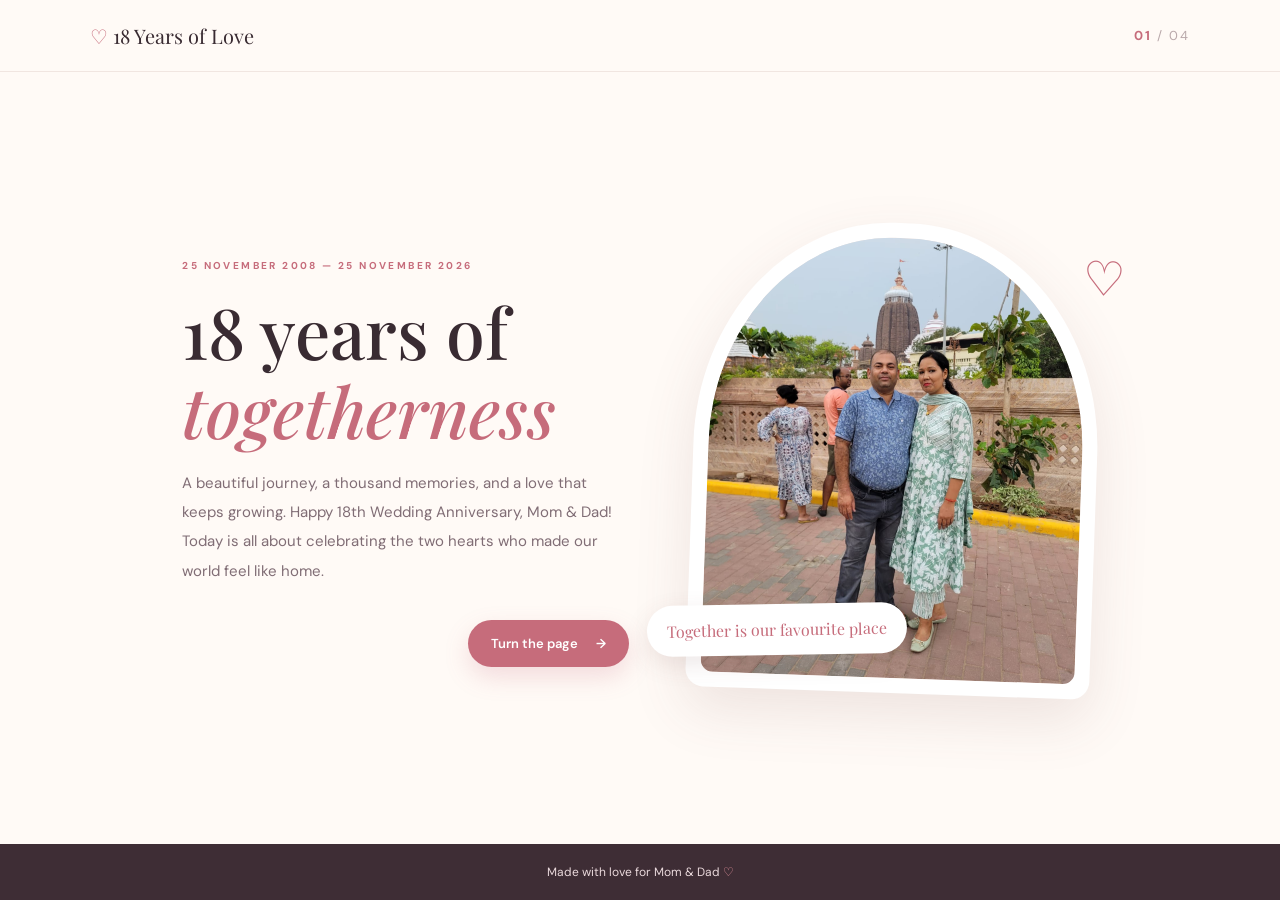
<file: index.html>
<!doctype html>
<html lang="en">
<head>
  <meta charset="utf-8">
  <meta name="viewport" content="width=device-width, initial-scale=1">
  <meta name="theme-color" content="#fff7f3">
  <title>Happy 18th Anniversary | 18 Years of Love</title>
  <link rel="stylesheet" href="style.css">
</head>
<body>
  <header class="topbar">
    <a class="brand" href="index.html">♡ <span>18 Years of Love</span></a>
    <div class="page-count">01 <span>/ 04</span></div>
  </header>
  <main class="page-shell page-1">
    <div class="page-content">
      <p class="eyebrow">25 NOVEMBER 2008 — 25 NOVEMBER 2026</p>
      <h1>18 years of <em>togetherness</em></h1>
      <p class="page-copy">A beautiful journey, a thousand memories, and a love that keeps growing. Happy 18th Wedding Anniversary, Mom &amp; Dad! Today is all about celebrating the two hearts who made our world feel like home.</p>
      
      <div class="page-actions">
        <span></span>
        <a class="primary-btn" href="page2.html">Turn the page <span>→</span></a>
      </div>
    </div>
    <div class="page-art">
      <div class="photo-frame"><img src="photo-01.jpg" alt="A cherished anniversary photograph" loading="eager" decoding="async"></div>
      <span class="floating-note">Together is our favourite place</span>
      <span class="tiny-heart">♡</span>
    </div>
  </main>
  <footer>Made with love for Mom &amp; Dad <span>♡</span></footer>
</body>
</html>
</file>
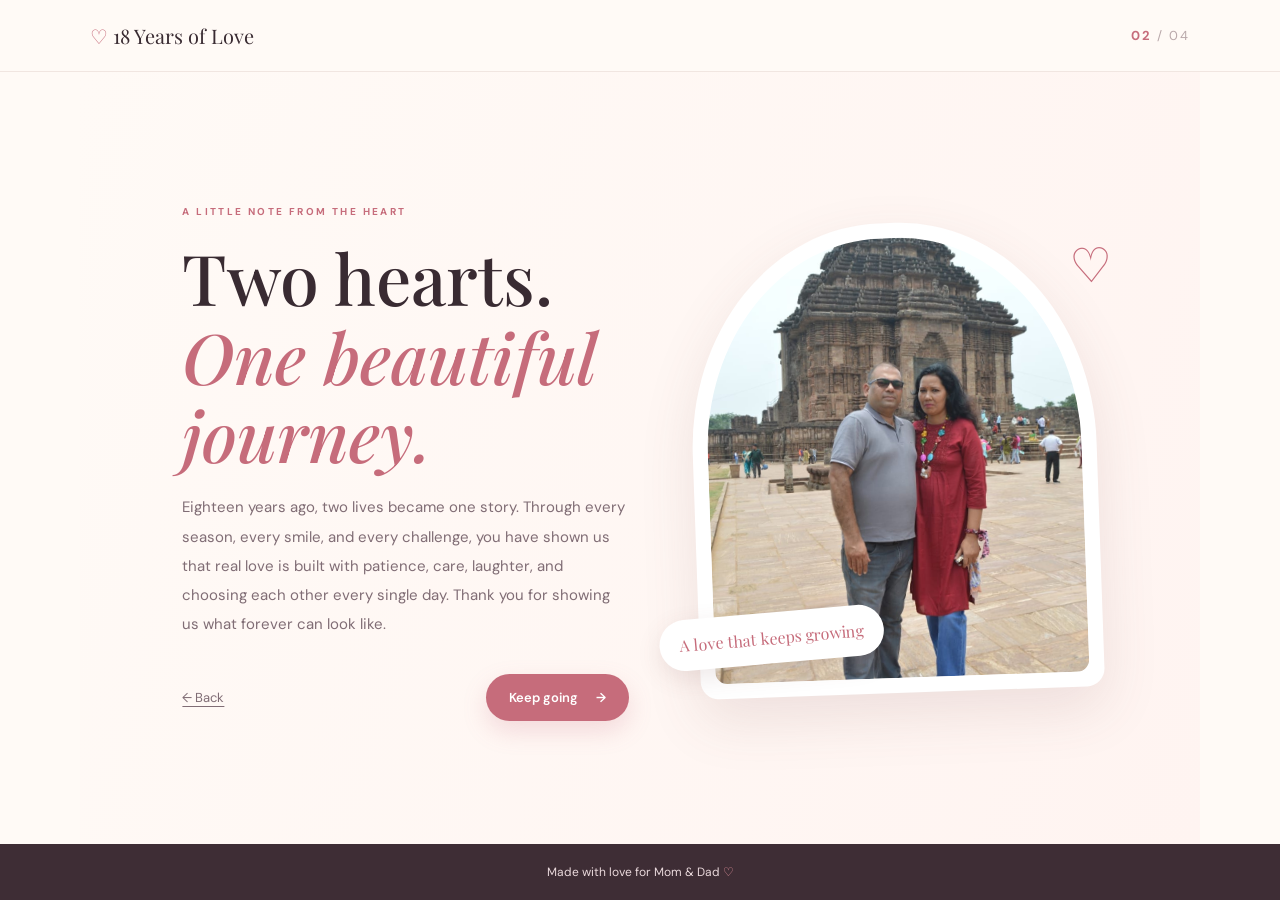
<file: page2.html>
<!doctype html>
<html lang="en">
<head>
  <meta charset="utf-8">
  <meta name="viewport" content="width=device-width, initial-scale=1">
  <meta name="theme-color" content="#fff7f3">
  <title>A Note from the Heart | 18 Years of Love</title>
  <link rel="stylesheet" href="style.css">
</head>
<body>
  <header class="topbar">
    <a class="brand" href="index.html">♡ <span>18 Years of Love</span></a>
    <div class="page-count">02 <span>/ 04</span></div>
  </header>
  <main class="page-shell page-2">
    <div class="page-content">
      <p class="eyebrow">A LITTLE NOTE FROM THE HEART</p>
      <h1>Two hearts. <em>One beautiful journey.</em></h1>
      <p class="page-copy">Eighteen years ago, two lives became one story. Through every season, every smile, and every challenge, you have shown us that real love is built with patience, care, laughter, and choosing each other every single day. Thank you for showing us what forever can look like.</p>
      
      <div class="page-actions">
        <a class="back-link" href="index.html">← Back</a>
        <a class="primary-btn" href="page3.html">Keep going <span>→</span></a>
      </div>
    </div>
    <div class="page-art">
      <div class="photo-frame"><img src="photo-02.jpg" alt="A cherished anniversary photograph" loading="eager" decoding="async"></div>
      <span class="floating-note">A love that keeps growing</span>
      <span class="tiny-heart">♡</span>
    </div>
  </main>
  <footer>Made with love for Mom &amp; Dad <span>♡</span></footer>
</body>
</html>
</file>
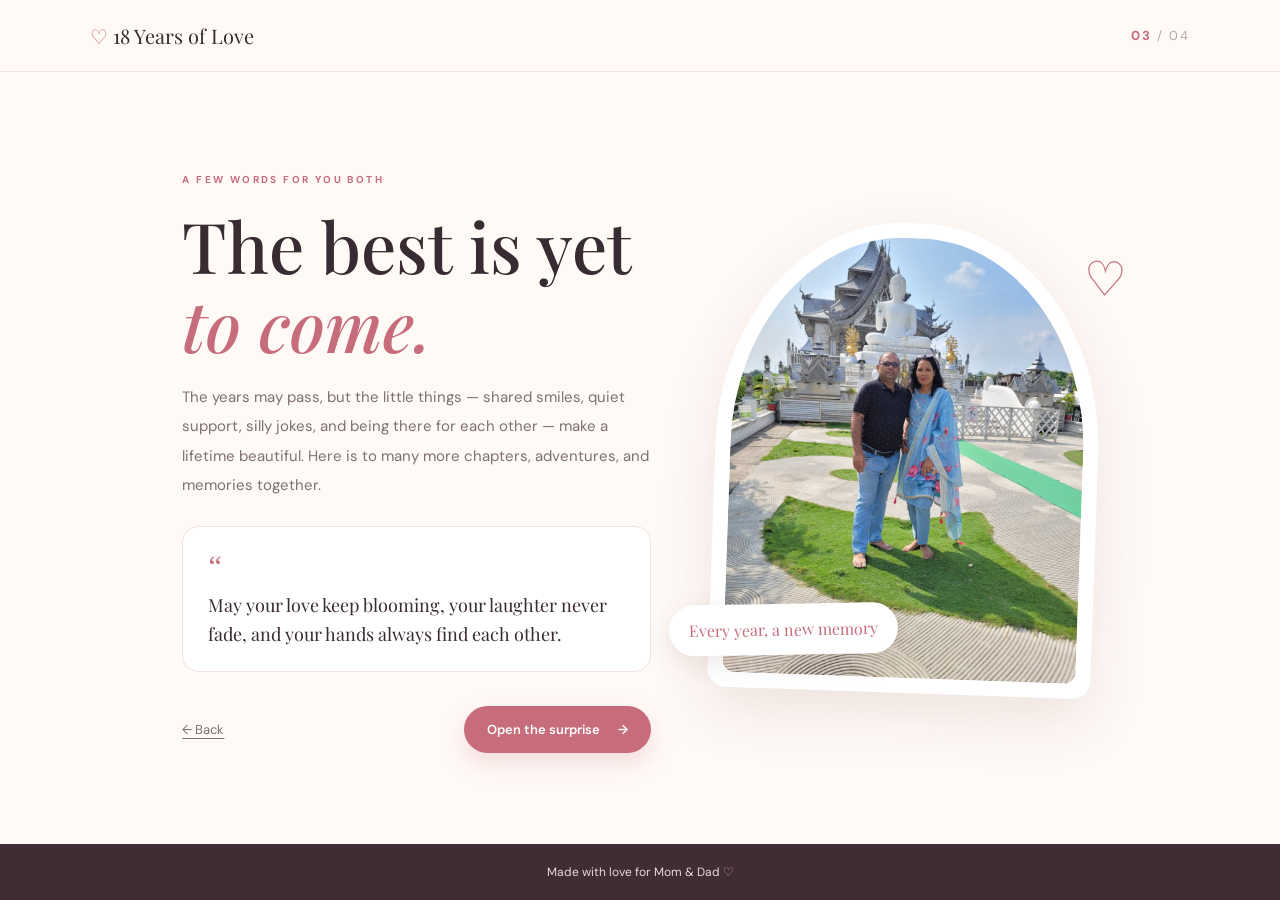
<file: page3.html>
<!doctype html>
<html lang="en">
<head>
  <meta charset="utf-8">
  <meta name="viewport" content="width=device-width, initial-scale=1">
  <meta name="theme-color" content="#fff7f3">
  <title>A Little More Love | 18 Years of Love</title>
  <link rel="stylesheet" href="style.css">
</head>
<body>
  <header class="topbar">
    <a class="brand" href="index.html">♡ <span>18 Years of Love</span></a>
    <div class="page-count">03 <span>/ 04</span></div>
  </header>
  <main class="page-shell page-3">
    <div class="page-content">
      <p class="eyebrow">A FEW WORDS FOR YOU BOTH</p>
      <h1>The best is yet <em>to come.</em></h1>
      <p class="page-copy">The years may pass, but the little things — shared smiles, quiet support, silly jokes, and being there for each other — make a lifetime beautiful. Here is to many more chapters, adventures, and memories together.</p>
      <div class="quote-card"><span>“</span><p>May your love keep blooming, your laughter never fade, and your hands always find each other.</p></div>
      <div class="page-actions">
        <a class="back-link" href="page2.html">← Back</a>
        <a class="primary-btn" href="surprise.html">Open the surprise <span>→</span></a>
      </div>
    </div>
    <div class="page-art">
      <div class="photo-frame"><img src="photo-03.jpg" alt="A cherished anniversary photograph" loading="eager" decoding="async"></div>
      <span class="floating-note">Every year, a new memory</span>
      <span class="tiny-heart">♡</span>
    </div>
  </main>
  <footer>Made with love for Mom &amp; Dad <span>♡</span></footer>
</body>
</html>
</file>
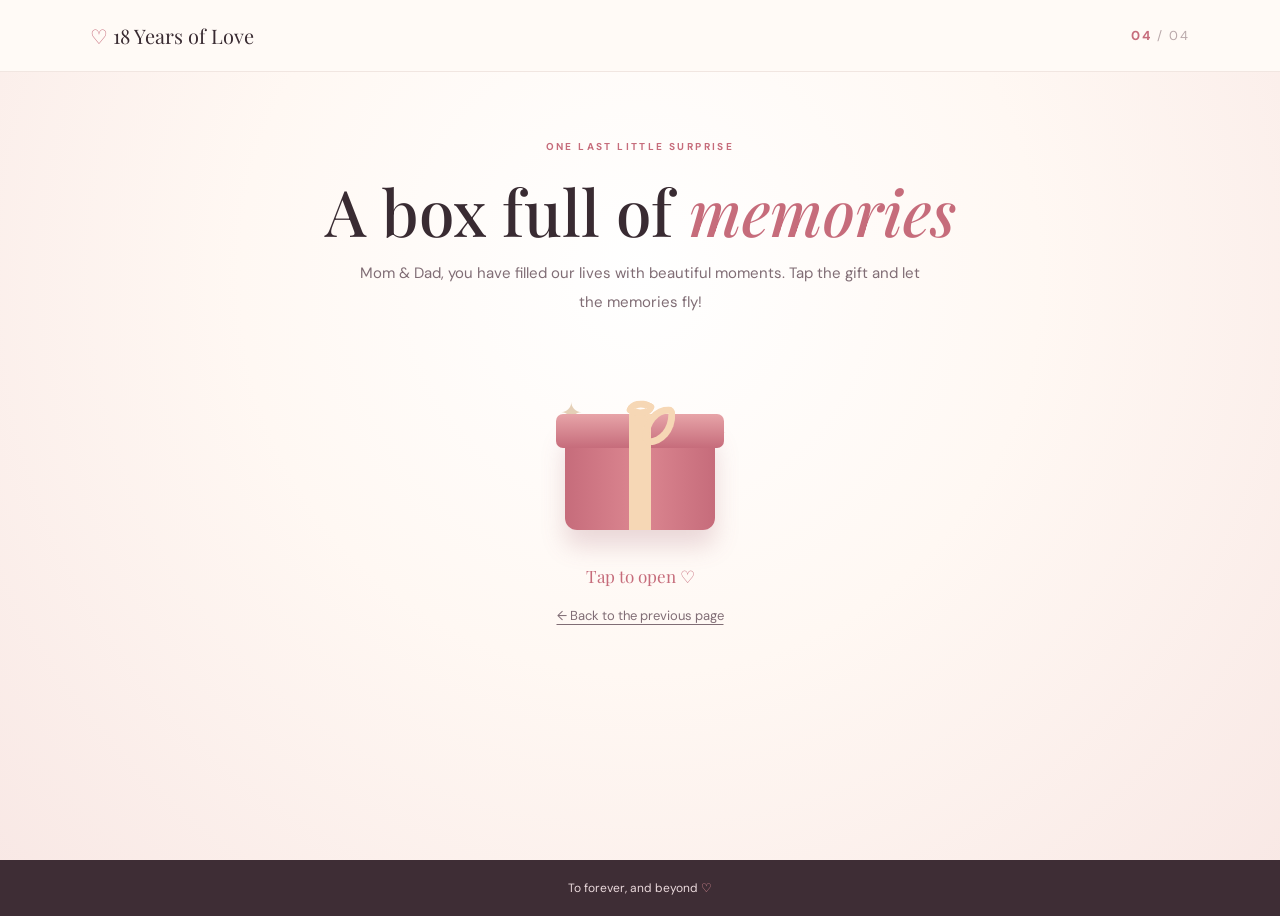
<file: surprise.html>
<!doctype html>
<html lang="en">
<head>
  <meta charset="utf-8">
  <meta name="viewport" content="width=device-width, initial-scale=1">
  <meta name="theme-color" content="#fff7f3">
  <title>Your Surprise | 18 Years of Love</title>
  <link rel="stylesheet" href="style.css">
</head>
<body class="surprise-page">
  <header class="topbar">
    <a class="brand" href="index.html">♡ <span>18 Years of Love</span></a>
    <div class="page-count">04 <span>/ 04</span></div>
  </header>
  <main class="surprise-stage">
    <p class="eyebrow">ONE LAST LITTLE SURPRISE</p>
    <h1>A box full of <em>memories</em></h1>
    <p class="page-copy">Mom &amp; Dad, you have filled our lives with beautiful moments. Tap the gift and let the memories fly!</p>
    <button class="gift-button" id="giftButton" aria-label="Open the anniversary surprise box">
      <span class="gift-sparkle sparkle-one">✦</span><span class="gift-sparkle sparkle-two">✧</span>
      <span class="gift-box" aria-hidden="true"><span class="gift-lid"></span><span class="gift-bow"></span><span class="gift-ribbon"></span><span class="gift-body"></span></span>
      <span class="tap-hint">Tap to open ♡</span>
    </button>
    <p class="surprise-message" id="surpriseMessage" aria-live="polite">Happy 18th Anniversary! May your days always be filled with laughter, your hearts with peace, and your journey with endless love. We love you both! ❤️</p>
    <a class="back-link" href="page3.html">← Back to the previous page</a>
    <div class="photo-burst" id="photoBurst" aria-label="Your anniversary photographs"></div>
  </main>
  <footer>To forever, and beyond <span>♡</span></footer>
  <script src="script.js"></script>
</body>
</html>
</file>
<file: style.css>
@import url('https://fonts.googleapis.com/css2?family=DM+Sans:wght@400;500;600;700&family=Playfair+Display:ital,wght@0,500;0,600;0,700;1,500;1,600&display=swap');
:root{--ink:#392b32;--muted:#806d75;--rose:#c66c7b;--pink:#f7e5e4;--cream:#fffaf6;--gold:#c69a65}
*{box-sizing:border-box}html{min-height:100%;scroll-behavior:smooth}body{margin:0;min-height:100vh;background:var(--cream);color:var(--ink);font-family:'DM Sans',Arial,sans-serif;display:flex;flex-direction:column}a{color:inherit;text-decoration:none}
.topbar{height:72px;padding:0 7%;display:flex;align-items:center;justify-content:space-between;background:#fffaf6;border-bottom:1px solid #f1e6e1}.brand{font-family:'Playfair Display',Georgia,serif;font-size:20px;color:var(--rose)}.brand span{color:var(--ink)}.page-count{font-size:13px;letter-spacing:2px;color:var(--rose);font-weight:700}.page-count span{color:#b9a8aa;font-weight:400}
.page-shell{flex:1;width:min(1120px,100%);margin:auto;padding:65px 8%;display:grid;grid-template-columns:1.05fr .95fr;gap:7%;align-items:center;min-height:650px}.page-content{position:relative;z-index:1}.eyebrow{font-size:10px;letter-spacing:2.4px;font-weight:700;color:var(--rose);text-transform:uppercase}.page-shell h1,.surprise-stage h1{font-family:'Playfair Display',Georgia,serif;font-weight:500;font-size:clamp(44px,6vw,70px);line-height:1.12;margin:20px 0}.page-shell h1 em,.surprise-stage h1 em{color:var(--rose);font-weight:500}.page-copy{color:var(--muted);font-size:15px;line-height:1.95;max-width:560px}.page-actions{display:flex;align-items:center;justify-content:space-between;gap:20px;margin-top:34px}.primary-btn{display:inline-flex;gap:18px;align-items:center;background:var(--rose);color:white;border:0;border-radius:30px;padding:15px 23px;font-weight:600;font-size:13px;cursor:pointer;box-shadow:0 10px 25px #c66c7b35;transition:.25s}.primary-btn:hover{transform:translateY(-3px);background:#ad596a}.back-link{font-size:13px;color:var(--muted);text-decoration:underline;text-underline-offset:4px}.page-art{position:relative;justify-self:center;width:min(100%,410px);padding:15px;background:white;border-radius:48% 48% 18px 18px;box-shadow:0 22px 55px #754b4b20;transform:rotate(2deg)}.photo-frame{height:440px;overflow:hidden;border-radius:48% 48% 12px 12px;background:#f3e5e0}.photo-frame img{width:100%;height:100%;object-fit:cover;display:block}.floating-note{position:absolute;bottom:34px;left:-40px;background:white;padding:15px 20px;border-radius:28px;color:var(--rose);font-family:'Playfair Display',Georgia,serif;box-shadow:0 8px 25px #754b4b20;transform:rotate(-3deg)}.tiny-heart{position:absolute;right:-22px;top:18px;color:var(--rose);font-size:48px}
.page-2{background:linear-gradient(110deg,#fffaf6,#fff4f1)}.page-2 .page-art{transform:rotate(-2deg)}.page-3{grid-template-columns:1.1fr .9fr}.quote-card{margin-top:26px;padding:22px 25px;background:white;border:1px solid #f1e4df;border-radius:16px;max-width:530px}.quote-card span{font:30px Georgia;color:var(--rose)}.quote-card p{font:18px/1.6 'Playfair Display',Georgia,serif;margin:8px 0 0}
footer{text-align:center;padding:20px;background:#3e2d35;color:#ead9dc;font-size:12px}footer span{color:#f09aa5}
.surprise-page{overflow-x:hidden;background:radial-gradient(circle at 50% 30%,#fff 0,#fff8f3 44%,#f8e7e4 100%)}.surprise-stage{flex:1;min-height:calc(100vh - 112px);position:relative;text-align:center;padding:58px 20px 45px;display:flex;flex-direction:column;align-items:center;z-index:1}.surprise-stage h1{font-size:clamp(42px,6vw,64px);margin:12px 0}.surprise-stage>.page-copy{max-width:560px;margin:0 auto}.gift-button{position:relative;border:0;background:transparent;cursor:pointer;width:230px;height:245px;margin:25px auto 8px;z-index:4}.gift-box{position:absolute;width:150px;height:130px;left:40px;top:58px;transition:transform .7s ease}.gift-body{position:absolute;bottom:0;left:0;width:150px;height:104px;border-radius:8px 8px 12px 12px;background:linear-gradient(90deg,#c66c7b,#dc8791 50%,#c66c7b);box-shadow:0 16px 24px #99546135}.gift-lid{position:absolute;z-index:2;left:-9px;top:14px;width:168px;height:34px;border-radius:7px;background:linear-gradient(#e7a4a8,#c66c7b);transform-origin:12% 90%;transition:transform .8s cubic-bezier(.2,.8,.2,1)}.gift-ribbon{position:absolute;z-index:3;left:64px;bottom:0;width:22px;height:104px;background:#f6d7b5}.gift-lid:after{content:'';position:absolute;left:73px;top:0;width:22px;height:34px;background:#f6d7b5}.gift-bow{position:absolute;z-index:4;top:-1px;left:63px;width:25px;height:19px;border:7px solid #f6d7b5;border-radius:80% 20% 80% 20%;transform:rotate(25deg)}.gift-bow:after{content:'';position:absolute;width:25px;height:19px;border:7px solid #f6d7b5;border-radius:20% 80% 20% 80%;left:10px;top:-6px;transform:rotate(65deg)}.gift-button.opened .gift-lid{transform:translate(-30px,-72px) rotate(-28deg)}.gift-button.opened .gift-box{transform:translateY(8px) scale(.92)}.gift-button.opened .gift-sparkle{opacity:1;transform:scale(1.4)}.gift-sparkle{position:absolute;color:var(--gold);font-size:27px;opacity:.45;transition:.5s}.sparkle-one{top:55px;left:35px}.sparkle-two{top:75px;right:28px}.tap-hint{position:absolute;bottom:0;left:0;right:0;color:var(--rose);font-family:'Playfair Display',Georgia,serif;font-size:17px}.surprise-message{display:none;position:absolute;left:50%;top:50%;z-index:6;width:min(600px,calc(100% - 40px));max-width:600px;margin:0;padding:24px 28px;transform:translate(-50%,-50%);background:#ffffffed;border:1px solid white;border-radius:18px;color:#9c5261;font:19px/1.7 'Playfair Display',Georgia,serif;box-shadow:0 14px 38px #754b4b24;text-align:center}.surprise-message.show{display:block;animation:fadeCenter .6s ease both}.surprise-stage.opened .gift-button{opacity:0;visibility:hidden;pointer-events:none;transition:opacity .35s ease,visibility .35s ease}.surprise-stage>.back-link{margin-top:12px;position:relative;z-index:3}
.photo-burst{position:absolute;inset:0;pointer-events:none;overflow:hidden;z-index:2}.burst-photo{position:absolute;width:clamp(105px,17vw,190px);height:clamp(125px,20vw,220px);padding:7px 7px 22px;background:white;border-radius:4px;box-shadow:0 12px 35px #51323b35;object-fit:cover;opacity:0;left:50%;top:54%;transform:translate(-50%,-50%) scale(.1) rotate(0);transition:transform 1.2s cubic-bezier(.15,.75,.2,1),opacity .35s ease;pointer-events:auto;cursor:zoom-in}.burst-photo.fly{opacity:1}.burst-photo:hover{z-index:8!important;transform:translate(calc(-50% + var(--x, 0px)),calc(-50% + var(--y, 0px))) rotate(var(--r, 0deg)) scale(1.12)!important}
@keyframes fadeUp{from{opacity:0;transform:translateY(12px)}to{opacity:1;transform:translateY(0)}}
@keyframes fadeCenter{from{opacity:0;transform:translate(-50%,-44%)}to{opacity:1;transform:translate(-50%,-50%)}}
@media(max-width:760px){.topbar{height:64px;padding:0 6%}.page-shell{padding:48px 7%;grid-template-columns:1fr;text-align:center;gap:38px;min-height:auto}.page-shell h1{font-size:clamp(43px,12vw,58px)}.page-copy{margin:0 auto}.page-art{width:min(78%,350px);grid-row:1}.photo-frame{height:330px}.floating-note{left:-24px;bottom:25px;font-size:14px}.tiny-heart{right:-16px}.page-actions{justify-content:center;flex-wrap:wrap}.page-actions .back-link{margin-right:auto}.page-3 .page-art{grid-row:1}.quote-card{margin-left:auto;margin-right:auto;text-align:left}.surprise-stage{min-height:calc(100vh - 104px);padding-top:48px}.burst-photo{width:clamp(88px,24vw,140px);height:clamp(110px,29vw,170px)}}@media(max-width:390px){.photo-frame{height:290px}.page-actions{gap:15px}.primary-btn{padding:14px 18px}.burst-photo{width:100px;height:125px}}
</file>
